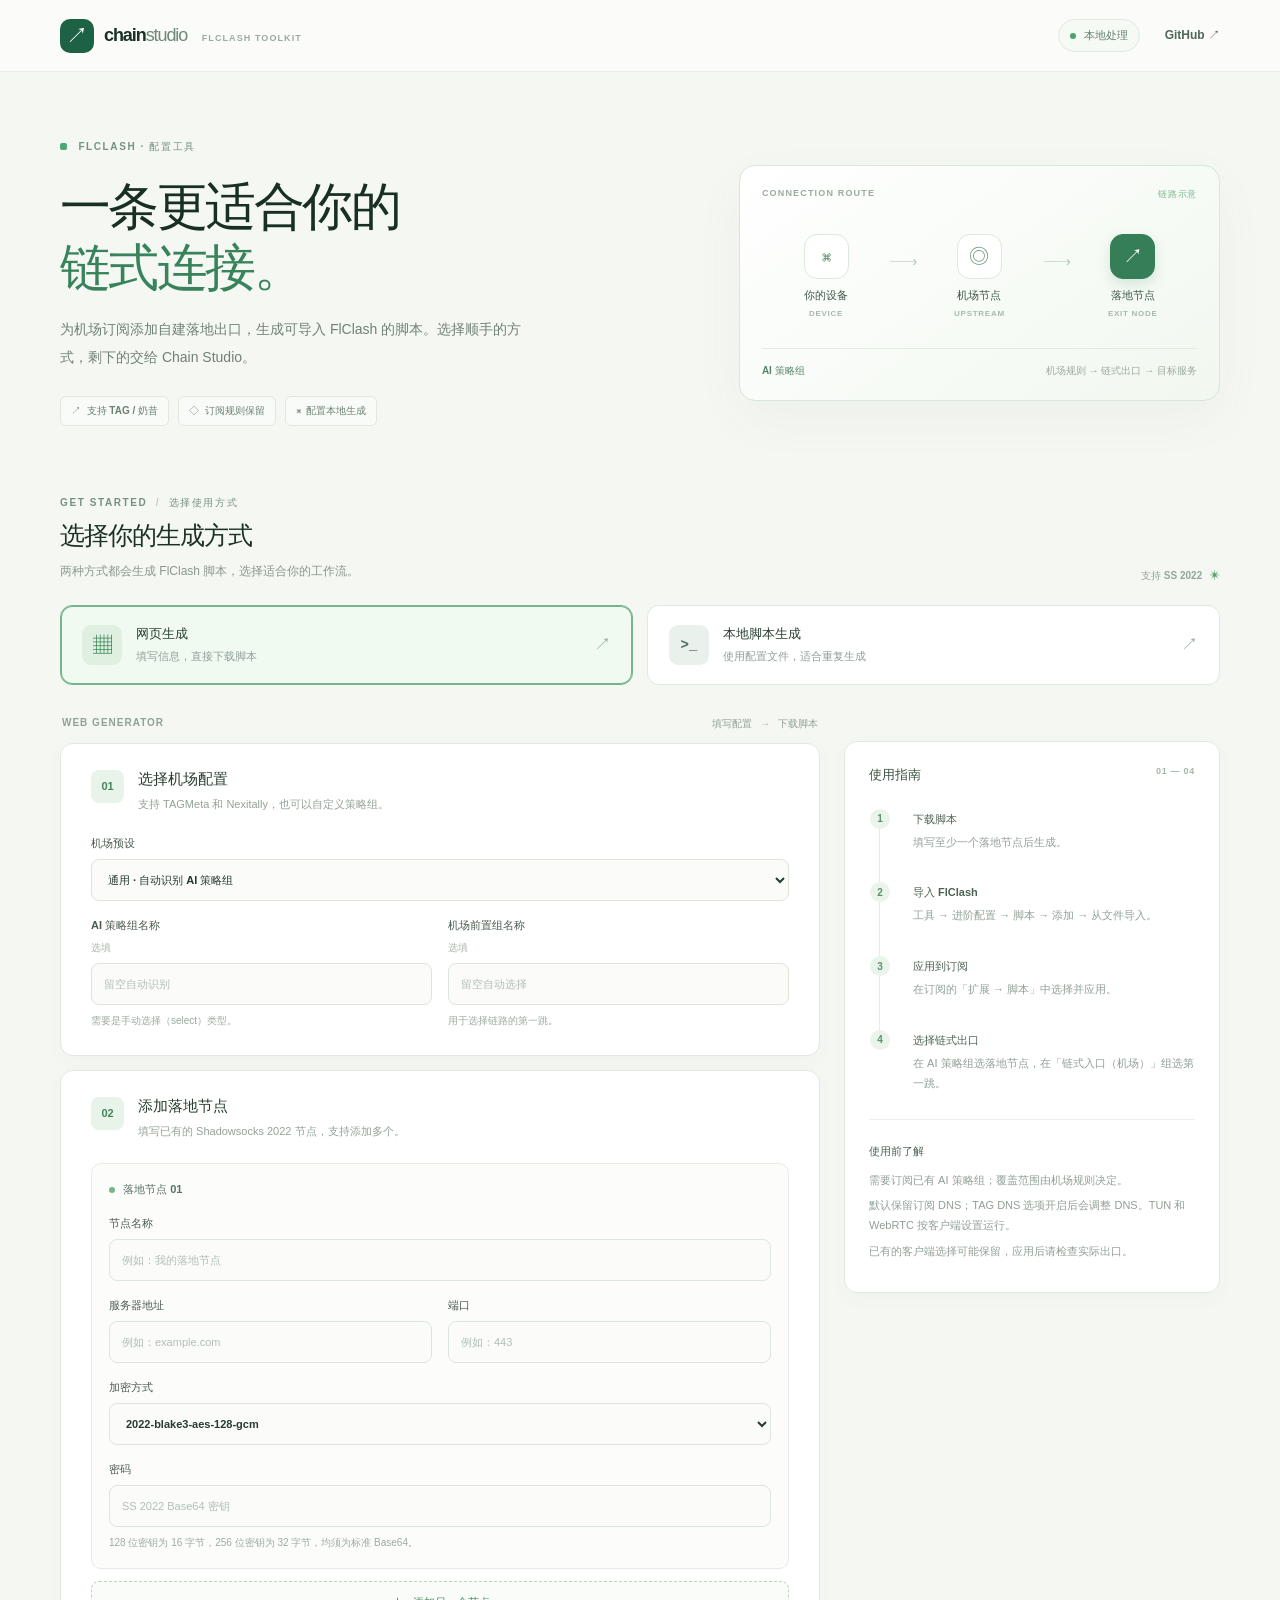
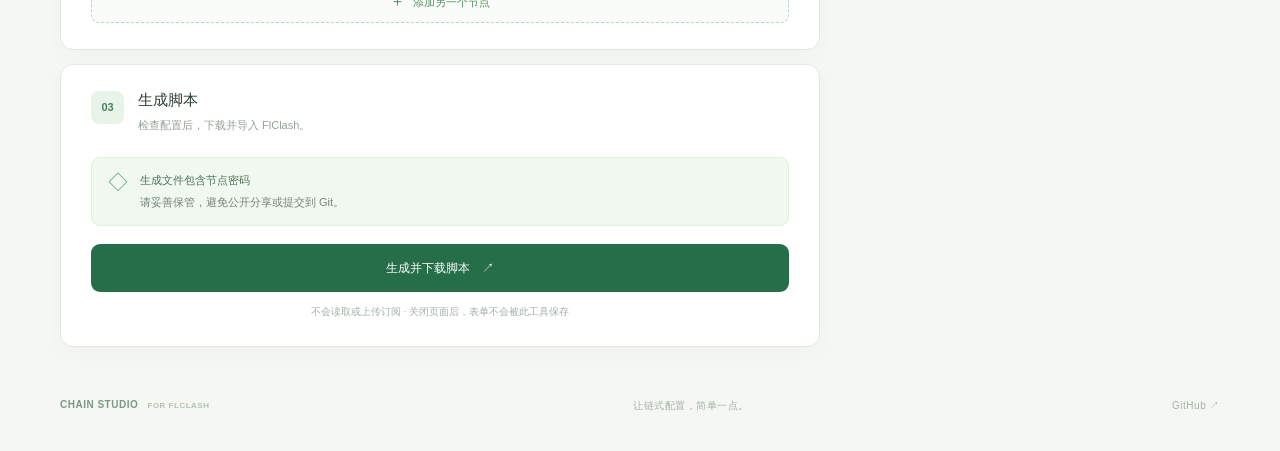
<file: index.html>
<!doctype html>
<html lang="zh-CN">
<head>
  <meta charset="utf-8">
  <meta name="viewport" content="width=device-width, initial-scale=1">
  <meta name="referrer" content="no-referrer">
  <meta name="theme-color" content="#f5f7f3">
  <meta http-equiv="Content-Security-Policy" content="default-src 'none'; script-src 'unsafe-inline'; style-src 'unsafe-inline'; base-uri 'none'; form-action 'none'">
  <title>Chain Studio · FlClash 链式配置生成器</title>
  <style>
:root{font-family:Inter,-apple-system,BlinkMacSystemFont,"PingFang SC","Microsoft YaHei",sans-serif;color:#1b3026;background:#f5f7f3;font-synthesis:none}*{box-sizing:border-box}html{scroll-behavior:smooth}body{margin:0}a{color:inherit;text-decoration:none}button,input,select{font:inherit}button:focus-visible,a:focus-visible{outline:3px solid #78c39a;outline-offset:3px}.topbar{height:72px;background:#fbfcf9;border-bottom:1px solid #e6ece5;display:flex;align-items:center;justify-content:space-between;padding:0 max(36px,calc((100vw - 1160px)/2))}.brand{display:flex;align-items:center;gap:10px;font-size:18px;letter-spacing:-.06em;font-weight:800;white-space:nowrap}.brand-light{font-weight:450;color:#6e8978}.brand small{font-size:9px;color:#9bab9f;letter-spacing:.12em;margin-left:11px;font-weight:700}.brand-icon{width:34px;height:34px;display:grid;place-items:center;background:#1d6245;color:#fff;border-radius:10px;font-size:22px;letter-spacing:0}.top-links{display:flex;align-items:center;gap:25px;font-size:12px;color:#52675a;font-weight:650}.top-links a:hover,.docs-link:hover{color:#208254}.privacy-pill{padding:8px 11px;border:1px solid #e0eae0;background:#f6faf5;border-radius:50px;color:#65806e;font-size:11px}.dot{display:inline-block;width:6px;height:6px;background:#4aa46b;border-radius:50%;margin-right:5px}main{max-width:1160px;margin:auto;padding:68px 0 0}.intro{display:grid;grid-template-columns:1.13fr .87fr;align-items:center;gap:54px;margin-bottom:70px}.eyebrow,.section-kicker{font-size:10px;color:#769183;letter-spacing:.16em;font-weight:800}.eyebrow-dot{display:inline-block;width:7px;height:7px;background:#4fa779;border-radius:2px;margin-right:7px}h1{font-size:51px;line-height:1.2;letter-spacing:-.05em;margin:22px 0 18px;color:#182f23}h1 em{font-style:normal;color:#39835c}.intro-copy>p{max-width:480px;font-size:14px;line-height:1.95;color:#718077;margin:0}.intro-tags{display:flex;gap:9px;flex-wrap:wrap;margin-top:25px}.intro-tags span{border:1px solid #e1e9df;background:#f9fbf8;padding:7px 10px;border-radius:6px;font-size:10px;font-weight:650;color:#6b8273}.route-card{border:1px solid #d7e7da;background:linear-gradient(145deg,#fff 0%,#f1f8ef 100%);border-radius:16px;padding:22px;box-shadow:0 18px 50px #3760440c}.route-caption{display:flex;justify-content:space-between;color:#9aaca0;letter-spacing:.13em;font-size:9px;font-weight:800}.route-caption span:last-child{color:#7bb58d;letter-spacing:.07em}.route-flow{display:flex;align-items:center;margin:33px 0 30px}.route-flow>div{flex:1;min-width:0;text-align:center;display:grid;justify-items:center;gap:6px}.route-icon{display:grid;place-items:center;width:45px;height:45px;border:1px solid #dce9dd;background:white;border-radius:13px;font-size:20px;color:#6f9a7c;margin-bottom:3px}.route-focus .route-icon{background:#367e58;color:white;border-color:#367e58;box-shadow:0 5px 13px #367e582b}.route-flow b{font-size:11px;color:#3f5847}.route-flow small{font-size:8px;letter-spacing:.09em;color:#a9b9ac;font-weight:700}.route-flow i{width:25px;height:1px;background:#cfded1;position:relative;flex:none;top:-14px}.route-flow i:after{content:'›';position:absolute;right:-2px;top:-8px;color:#a9c0ad;font:14px sans-serif}.route-bottom{border-top:1px solid #e2ece1;padding-top:15px;display:flex;justify-content:space-between;gap:10px;font-size:10px;color:#9baa9f}.route-bottom span:first-child{color:#56876a;font-weight:700}.workspace{margin-bottom:32px}.workspace-head{display:flex;justify-content:space-between;align-items:end;margin-bottom:22px}.section-kicker span{color:#c0cfc2;margin:0 4px}.workspace-head h2,.cli-intro h2{font-size:25px;letter-spacing:-.04em;margin:9px 0;color:#1d3226}.workspace-head p,.cli-intro p{font-size:12px;color:#89988e;line-height:1.8;margin:0}.support-note{font-size:10px;color:#93a59a;font-weight:700;white-space:nowrap}.support-note span{color:#5aa474;margin-left:5px}.mode-switch{display:grid;grid-template-columns:1fr 1fr;gap:14px}.mode-card{display:flex;align-items:center;text-align:left;gap:14px;padding:19px 21px;border:1px solid #e0e9e0;border-radius:12px;background:#fff;color:#2a3f32;cursor:pointer;transition:border .2s,background .2s,box-shadow .2s}.mode-card:hover{border-color:#9bc8a5}.mode-card.active{border-color:#75b58b;background:#f1faf1;box-shadow:0 0 0 1px #75b58b inset}.mode-icon{display:grid;place-items:center;border-radius:9px;width:40px;height:40px;background:#dff0e1;color:#398557;font-size:19px;font-weight:700;flex:none}.mode-icon.dark{font:700 14px ui-monospace,monospace;color:#4b7160;background:#eaf0eb}.mode-copy{display:grid;gap:6px;flex:1}.mode-copy strong{font-size:13px}.mode-copy small{font-size:11px;color:#91a097}.mode-arrow{color:#91b19b;font-size:17px}.layout,.cli-layout{display:grid;grid-template-columns:minmax(0,760px) 1fr;gap:24px;align-items:start}.panel-label{display:flex;justify-content:space-between;padding:0 2px 12px;font-size:10px;letter-spacing:.1em;color:#90a195;font-weight:750}.panel-label span:last-child{letter-spacing:0;font-weight:500}.panel-label b{padding:0 5px;color:#a3beaa}.card,.guide{background:#fff;border:1px solid #e2e9e1;border-radius:13px;box-shadow:0 5px 20px #36554208}.card{padding:26px 30px;margin-bottom:14px}.section-head{display:flex;gap:14px;align-items:start;margin-bottom:23px}.number{background:#e8f3e9;color:#47845e;border-radius:8px;width:33px;height:33px;display:grid;place-items:center;font-size:11px;font-weight:800;flex:none}.section-head h3{font-size:15px;margin:0 0 6px;color:#293e30}.section-head p{font-size:11px;margin:0;color:#94a298;line-height:1.65}.fields{display:grid;gap:17px}label{display:grid;gap:8px;color:#4c5c52;font-size:11px;font-weight:700}.optional{font-size:10px;color:#a7b4aa;font-weight:400}input,select{font:inherit;color:#263b2f;background:#fbfcfa;border:1px solid #dce6dd;border-radius:8px;height:42px;padding:0 12px;width:100%;outline:none}input:focus,select:focus{border-color:#62a67b;box-shadow:0 0 0 3px #dcefe2}input::placeholder{color:#b1beb4;font-weight:400}label small{font-size:10px;color:#9baaa0;font-weight:400;line-height:1.6}.two{display:grid;grid-template-columns:1fr 1fr;gap:16px}.node{border:1px solid #e5ece5;border-radius:10px;background:#fcfdfb;padding:17px;margin-bottom:12px}.node-head{display:flex;justify-content:space-between;align-items:center;font-size:11px;font-weight:700;color:#587264;margin-bottom:18px}.node-head i{display:inline-block;width:6px;height:6px;border-radius:50%;background:#75b788;margin-right:5px}.remove{border:0;background:none;color:#a57c74;font:inherit;cursor:pointer}.remove:disabled{visibility:hidden}.add{width:100%;height:42px;border:1px dashed #b8d6c1;border-radius:8px;background:#f9fcf8;color:#538d65;font-size:11px;font-weight:700;cursor:pointer}.add:hover{background:#eef8ef}.add span{font-size:15px;margin-right:4px}.notice{background:#f1f8ef;border:1px solid #e2efe0;border-radius:9px;padding:14px 16px;display:flex;gap:12px;font-size:11px;color:#718576;line-height:1.6}.notice-icon{font-size:20px;line-height:1;color:#5b9c71}.notice div{display:grid;gap:4px}.notice strong{color:#4c7458}.primary{width:100%;border:0;background:#266e49;color:white;border-radius:9px;height:48px;margin-top:18px;font-size:12px;font-weight:750;cursor:pointer}.primary:hover{background:#1d583b}.primary span{margin-left:8px}.footnote{font-size:10px;color:#a1b0a4;text-align:center;margin:12px 0 0;line-height:1.6}.error{margin-top:14px;padding:12px;background:#fff2ef;color:#a74535;border-radius:8px;font-size:12px;line-height:1.5}.guide{padding:24px;position:sticky;top:22px;margin-top:24px}.side-title{font-size:13px;font-weight:800;display:flex;justify-content:space-between;color:#3b5142}.side-title span:last-child{color:#a4b6a9;font-size:9px;letter-spacing:.08em}.steps{list-style:none;counter-reset:steps;padding:0;margin:25px 0}.steps li{counter-increment:steps;position:relative;padding:0 0 24px 33px;border-left:1px solid #e2ede4;margin-left:10px}.steps li:last-child{padding-bottom:0;border-color:transparent}.steps li:before{content:counter(steps);position:absolute;left:-10px;top:0;width:20px;height:20px;display:grid;place-items:center;border-radius:50%;background:#eaf4ea;color:#59936b;font-size:10px;font-weight:700}.steps b,.guide h4,.guide-item b{font-size:11px;color:#4c6252}.steps p,.guide p{font-size:11px;color:#91a097;line-height:1.8;margin:6px 0}.side-divider{height:1px;background:#edf1ed;margin:24px 0}.guide h4{margin:0 0 12px}.dns-option{padding:14px;border:1px solid #e1eee0;border-radius:9px;background:#f8fbf7}.dns-option[hidden],[hidden]{display:none!important}.dns-option label{display:flex;align-items:center;gap:8px}.dns-option input{width:16px;height:16px;accent-color:#266746}.dns-option small{display:block;margin:8px 0 0 24px;font-size:10px;line-height:1.6;color:#809185}.cli-panel{border-top:1px solid #e4ebe3;padding-top:27px}.cli-intro{display:flex;justify-content:space-between;gap:20px;align-items:center;margin-bottom:25px}.cli-intro h2{font-size:27px;line-height:1.3}.cli-intro p{max-width:590px}.cli-badge{display:grid;grid-template-columns:38px auto;column-gap:11px;align-items:center;border:1px solid #dfe9df;background:#fff;padding:14px 20px;border-radius:10px}.cli-badge>span{grid-row:span 2;background:#e5f2e6;color:#46845b;border-radius:8px;width:38px;height:38px;display:grid;place-items:center;font:700 13px ui-monospace,monospace}.cli-badge b{font-size:11px;white-space:nowrap}.cli-badge small{color:#a0afa4;font-size:10px}.cli-guide{margin-top:0}.codebox{border:1px solid #dce7dd;border-radius:9px;background:#f7faf6;overflow:hidden}.codehead{display:flex;justify-content:space-between;align-items:center;padding:10px 14px 0;color:#a0b1a4;font-size:9px;letter-spacing:.1em;font-weight:700}.copy{border:0;background:#e7f2e7;color:#5c8e6b;padding:5px 9px;border-radius:5px;font-size:10px;cursor:pointer;letter-spacing:0}.copy:hover{background:#d9eadb}pre{margin:0;padding:14px;overflow-x:auto;font:11px/1.8 ui-monospace,SFMono-Regular,Menlo,monospace;color:#355b42;white-space:pre}pre code{font:inherit}.cli-detail{font-size:11px;line-height:1.9;color:#829189;margin:15px 0 0}.cli-detail code{font:10px ui-monospace,monospace;color:#4b7859;background:#eff5ee;border-radius:3px;padding:2px 4px}.example{margin-top:12px}.guide-item{display:flex;gap:12px;margin-top:22px}.guide-item>span{color:#75aa83;font-size:10px;font-weight:800}.guide-item p{margin-top:5px}.docs-link{display:inline-block;font-size:11px;font-weight:700;color:#438c5d;margin-top:12px}.copy-status{font-size:11px;color:#438c5d;min-height:18px}footer{padding:38px 0;display:flex;justify-content:space-between;gap:20px;color:#a1b2a5;font-size:10px;letter-spacing:.05em}footer span:first-child{font-weight:800;color:#7e9685}footer small{font-size:8px;margin-left:6px;color:#b2c0b4}@media(max-width:1200px){main{padding-left:28px;padding-right:28px}}@media(max-width:800px){main{padding-top:45px}.intro{grid-template-columns:1fr;gap:28px;margin-bottom:48px}.route-card{max-width:520px}.layout,.cli-layout{grid-template-columns:1fr}.guide{position:static;margin-top:0}.topbar{padding:0 24px}h1{font-size:40px}}@media(max-width:520px){main{padding-left:18px;padding-right:18px}.topbar{height:64px;padding:0 18px}.brand small{display:none}.top-links{gap:12px}.privacy-pill{font-size:10px}.intro{margin-bottom:40px}.intro-tags{gap:6px}.workspace-head{align-items:start}.workspace-head h2{font-size:22px}.support-note{display:none}.mode-switch{grid-template-columns:1fr}.mode-card{padding:15px}.card{padding:22px 18px}.two{grid-template-columns:1fr}.cli-intro{align-items:start;flex-direction:column}.cli-badge{width:100%}.route-flow i{width:18px}footer{flex-wrap:wrap}}

</style>
  <script defer>
document.addEventListener('DOMContentLoaded', () => {
'use strict';

// This function is serialized into the downloaded FlClash script.
function applyOverride(config, options) {
  const upstreamName = '链式入口（机场）';
  const prefix = '链式落地 · ';
  if (!config || !Array.isArray(config.rules)) throw new Error('订阅缺少 rules，无法保留原有分流规则');
  const existing = config.proxies || [];
  const oldNodes = existing.filter(p => p.name?.startsWith(prefix) && p['dialer-proxy'] === upstreamName);
  const allGroups = config['proxy-groups'] || [];
  if (allGroups.some(g => g.name === upstreamName) && !oldNodes.length) {
    throw new Error('订阅已存在同名的链式入口（机场）策略组，请先更改原策略组名称');
  }
  const oldNames = new Set(oldNodes.map(p => p.name));
  const proxies = existing.filter(p => !oldNames.has(p.name));
  const groups = allGroups.filter(g => g.name !== upstreamName);
  const names = new Set(options.nodes.map(n => n.name));
  if (proxies.some(p => names.has(p.name)) || groups.some(g => names.has(g.name))) {
    throw new Error('落地节点名称与订阅中的节点或策略组重复，请在生成器中修改名称');
  }
  const pattern = /chatgpt|openai|claude|anthropic|gemini|人工智能|智能助手|(?:^|[^a-z0-9])ai(?:$|[^a-z0-9])/i;
  const targets = groups.filter(g => options.aiGroup ? g.name === options.aiGroup : pattern.test(g.name));
  if (!targets.length) throw new Error('未找到 AI 策略组，请在生成器中填写准确的 AI 策略组名称');
  if (targets.some(g => g.type !== 'select')) throw new Error('AI 策略组必须是 select 手动选择类型');
  const targetNames = new Set(targets.map(g => g.name));
  const byName = new Map(groups.map(g => [g.name, g]));
  function unsafe(name, seen = new Set()) {
    if (targetNames.has(name) || names.has(name) || oldNames.has(name) || name === upstreamName) return true;
    if (seen.has(name)) return false;
    seen.add(name);
    const group = byName.get(name);
    return !!group && (group['include-all'] === true || group['include-all-proxies'] === true ||
      (group.proxies || []).some(member => unsafe(member, seen)));
  }
  const candidates = options.upstreamGroup ? [options.upstreamGroup] : ['🙂 TAGSS', 'Proxies', 'PROXY', '🚀 节点选择'];
  const preferred = candidates.find(name => byName.has(name) && !unsafe(name));
  if (options.upstreamGroup && !preferred) throw new Error('机场前置组不存在或可能形成代理循环：' + options.upstreamGroup);
  const upstream = preferred || groups.find(g => g.type === 'select' && !unsafe(g.name))?.name;
  const members = [...new Set([...(upstream ? [upstream] : []), ...proxies.map(p => p.name)])];
  const providers = Object.keys(config['proxy-providers'] || {});
  if (!members.length && !providers.length) throw new Error('订阅没有可用的机场节点或前置组');
  config.proxies = [...proxies, ...options.nodes.map(node => ({ ...node, 'dialer-proxy': upstreamName }))];
  config['proxy-groups'] = [
    { name: upstreamName, type: 'select', ...(members.length ? { proxies: members } : {}), ...(providers.length ? { use: providers } : {}) },
    ...groups.map(group => targetNames.has(group.name)
      ? { ...group, proxies: [...options.nodes.map(n => n.name), ...(group.proxies || []).filter(n => !oldNames.has(n) && !names.has(n))] }
      : group),
  ];
  if (options.tagDns) {
    if (!options.upstreamGroup || !byName.has(options.upstreamGroup)) throw new Error('TAG DNS 分流需要存在的前置组');
    const existingDns = config.dns || {};
    const resolvers = existingDns['proxy-server-nameserver'];
    const fixedResolvers = Array.isArray(resolvers) && ['0.0.0.0:7874', '127.0.0.1:7874'].includes(existingDns.listen)
      ? resolvers.flatMap(r => r === 'udp://127.0.0.1:7874' ? ['https://223.5.5.5/dns-query#DIRECT'] : [r])
      : resolvers;
    config.dns = {
      ...existingDns,
      ...(fixedResolvers === undefined ? {} : { 'proxy-server-nameserver': fixedResolvers }),
      enable: true,
      nameserver: ['https://1.1.1.1/dns-query#' + options.upstreamGroup],
      fallback: [],
      'nameserver-policy': { ...(existingDns['nameserver-policy'] || {}), 'geosite:cn': ['https://223.5.5.5/dns-query#DIRECT', 'https://doh.pub/dns-query#DIRECT'] },
    };
  }
  return config;
}

function makeScript(input) {
  const clean = value => String(value || '').trim();
  const aiGroup = clean(input.aiGroup);
  const upstreamGroup = clean(input.upstreamGroup);
  const tagDns = input.tagDns === true;
  if (tagDns && !upstreamGroup) throw new Error('启用 TAG DNS 分流时必须指定机场前置组');
  if (!Array.isArray(input.nodes) || !input.nodes.length) throw new Error('请至少填写一个落地节点');
  const seen = new Set();
  const nodes = input.nodes.map((entry, index) => {
    const label = `第 ${index + 1} 个节点`;
    const name = clean(entry.name);
    const server = clean(entry.server);
    const port = Number(entry.port);
    const cipher = entry.cipher;
    const password = clean(entry.password);
    if (!name || name.length > 80 || /[\r\n\x00-\x1f]/.test(name)) throw new Error(`${label}：请填写有效的节点名称`);
    if (seen.has(name)) throw new Error(`${label}：节点名称重复`);
    seen.add(name);
    if (!server || server.length > 253 || /[\s/@?#\\]/.test(server)) throw new Error(`${label}：请填写有效的服务器地址，不含协议或端口`);
    if (!Number.isInteger(port) || port < 1 || port > 65535) throw new Error(`${label}：端口必须是 1 到 65535 的整数`);
    const bytes = cipher === '2022-blake3-aes-128-gcm' ? 16 : cipher === '2022-blake3-aes-256-gcm' ? 32 : 0;
    if (!bytes) throw new Error(`${label}：不支持的加密方式`);
    try {
      const decoded = atob(password);
      if (decoded.length !== bytes || btoa(decoded) !== password) throw new Error();
    } catch { throw new Error(`${label}：密钥必须是 ${bytes} 字节的标准 Base64`); }
    return { name: '链式落地 · ' + name, type: 'ss', server, port, cipher, password, udp: true };
  });
  const options = JSON.stringify({ aiGroup, upstreamGroup, nodes, tagDns }, null, 2).replace(/\u2028/g, '\\u2028').replace(/\u2029/g, '\\u2029');
  return '// 此文件包含节点凭据，请妥善保管，不要公开分享。\n' +
    'const chainOptions = ' + options + ';\n' +
    'const applyChainOverride = ' + applyOverride.toString() + ';\n' +
    'function main(config) { return applyChainOverride(config, chainOptions); }\n';
}

if (typeof module !== 'undefined' && module.exports) module.exports = { makeScript, applyOverride };
if (typeof document !== 'undefined') {
  const $ = id => document.getElementById(id);
  const nodes = $('nodes');
  function showMode(mode) {
    const web = mode === 'web';
    $('webPanel').hidden = !web;
    $('cliPanel').hidden = web;
    $('webMode').classList.toggle('active', web);
    $('cliMode').classList.toggle('active', !web);
    $('webMode').setAttribute('aria-pressed', String(web));
    $('cliMode').setAttribute('aria-pressed', String(!web));
  }
  $('webMode').addEventListener('click', () => showMode('web'));
  $('cliMode').addEventListener('click', () => showMode('cli'));
  for (const button of document.querySelectorAll('[data-copy]')) {
    button.addEventListener('click', async () => {
      const command = $(button.dataset.copy).textContent;
      try {
        await navigator.clipboard.writeText(command);
        $('copyStatus').textContent = '命令已复制。';
        button.textContent = '已复制';
        setTimeout(() => { button.textContent = '复制'; }, 2000);
      } catch {
        $('copyStatus').textContent = '无法自动复制，请手动选中命令复制。';
      }
    });
  }
  const renderIndices = () => [...nodes.children].forEach((node, i) => {
    node.querySelector('.node-index').textContent = String(i + 1).padStart(2, '0');
    node.querySelector('.remove').disabled = nodes.children.length === 1;
  });
  function addNode() {
    const node = $('nodeTemplate').content.firstElementChild.cloneNode(true);
    node.querySelector('.remove').addEventListener('click', () => { node.remove(); renderIndices(); });
    nodes.append(node);
    renderIndices();
  }
  $('addNode').addEventListener('click', addNode);
  $('preset').addEventListener('change', event => {
    const preset = { tagmeta: ['🧲 海外AI', '🙂 TAGSS'], nexitally: ['AI', 'Proxies'], auto: ['', ''], custom: ['', ''] }[event.target.value];
    $('aiGroup').value = preset[0]; $('upstreamGroup').value = preset[1];
    $('tagDnsOption').hidden = event.target.value !== 'tagmeta';
    if (event.target.value !== 'tagmeta') $('tagDns').checked = false;
  });
  $('generator').addEventListener('submit', event => {
    event.preventDefault();
    $('error').hidden = true;
    const input = { aiGroup: $('aiGroup').value, upstreamGroup: $('upstreamGroup').value, tagDns: $('tagDns').checked,
      nodes: [...nodes.children].map(node => Object.fromEntries([...node.querySelectorAll('[name]')].map(field => [field.name, field.value]))) };
    try {
      const script = makeScript(input);
      const url = URL.createObjectURL(new Blob([script], { type: 'text/javascript;charset=utf-8' }));
      const link = document.createElement('a'); link.href = url; link.download = 'flclash-chain-override.js'; link.click();
      setTimeout(() => URL.revokeObjectURL(url), 60000);
    } catch (error) { $('error').textContent = error.message; $('error').hidden = false; $('error').scrollIntoView({ block: 'nearest' }); }
  });
  addNode();
}

});
</script>
</head>
<body>
<header class="topbar"><a class="brand" href="#top" aria-label="Chain Studio 首页"><span class="brand-icon">↗</span><span>chain<span class="brand-light">studio</span><small> FLCLASH TOOLKIT</small></span></a><div class="top-links"><span class="privacy-pill"><span class="dot"></span> 本地处理</span><a href="https://github.com/unofn/flclash-chain-generator" target="_blank" rel="noreferrer">GitHub <span aria-hidden="true">↗</span></a></div></header>
<main id="top">
  <section class="intro"><div class="intro-copy"><div class="eyebrow"><span class="eyebrow-dot"></span> FLCLASH · 配置工具</div><h1>一条更适合你的<br><em>链式连接。</em></h1><p>为机场订阅添加自建落地出口，生成可导入 FlClash 的脚本。选择顺手的方式，剩下的交给 Chain Studio。</p><div class="intro-tags"><span>↗ &nbsp;支持 TAG / 奶昔</span><span>◇ &nbsp;订阅规则保留</span><span>⌘ &nbsp;配置本地生成</span></div></div><div class="route-card" aria-label="流量链路：设备，经机场，到落地节点，再到目标服务"><div class="route-caption"><span>CONNECTION ROUTE</span><span>链路示意</span></div><div class="route-flow"><div><span class="route-icon">⌘</span><b>你的设备</b><small>DEVICE</small></div><i></i><div><span class="route-icon">◎</span><b>机场节点</b><small>UPSTREAM</small></div><i></i><div class="route-focus"><span class="route-icon">↗</span><b>落地节点</b><small>EXIT NODE</small></div></div><div class="route-bottom"><span>AI 策略组</span><span>机场规则 → 链式出口 → 目标服务</span></div></div></section>
  <section class="workspace" aria-label="生成方式"><div class="workspace-head"><div><div class="section-kicker">GET STARTED <span>/</span> 选择使用方式</div><h2>选择你的生成方式</h2><p>两种方式都会生成 FlClash 脚本，选择适合你的工作流。</p></div><span class="support-note">支持 SS 2022 <span>✳</span></span></div><div class="mode-switch" role="group" aria-label="选择使用方式"><button type="button" class="mode-card active" id="webMode" aria-pressed="true" aria-controls="webPanel"><span class="mode-icon">▦</span><span class="mode-copy"><strong>网页生成</strong><small>填写信息，直接下载脚本</small></span><span class="mode-arrow">↗</span></button><button type="button" class="mode-card" id="cliMode" aria-pressed="false" aria-controls="cliPanel"><span class="mode-icon dark">&gt;_</span><span class="mode-copy"><strong>本地脚本生成</strong><small>使用配置文件，适合重复生成</small></span><span class="mode-arrow">↗</span></button></div></section>
  <div id="webPanel"><div class="layout"><form id="generator" novalidate><div class="panel-label"><span>WEB GENERATOR</span><span>填写配置 <b>→</b> 下载脚本</span></div><section class="card"><div class="section-head"><span class="number">01</span><div><h3>选择机场配置</h3><p>支持 TAGMeta 和 Nexitally，也可以自定义策略组。</p></div></div><div class="fields"><label>机场预设<select id="preset"><option value="auto">通用 · 自动识别 AI 策略组</option><option value="tagmeta">TAGMeta（TAG）</option><option value="nexitally">Nexitally（奶昔）</option><option value="custom">自定义策略组</option></select></label><div class="two"><label>AI 策略组名称 <span class="optional">选填</span><input id="aiGroup" placeholder="留空自动识别" autocomplete="off"><small>需要是手动选择（select）类型。</small></label><label>机场前置组名称 <span class="optional">选填</span><input id="upstreamGroup" placeholder="留空自动选择" autocomplete="off"><small>用于选择链路的第一跳。</small></label></div><div id="tagDnsOption" class="dns-option" hidden><label><input id="tagDns" type="checkbox">启用 TAG DNS 分流及节点 DNS 修正</label><small>国内 DNS 直连，默认境外 DNS 通过机场前置组；可能改变订阅原有 DNS 行为。按需启用。</small></div></div></section>
<section class="card"><div class="section-head"><span class="number">02</span><div><h3>添加落地节点</h3><p>填写已有的 Shadowsocks 2022 节点，支持添加多个。</p></div></div><div id="nodes"></div><button type="button" class="add" id="addNode"><span>＋</span> 添加另一个节点</button></section>
<section class="card last-card"><div class="section-head"><span class="number">03</span><div><h3>生成脚本</h3><p>检查配置后，下载并导入 FlClash。</p></div></div><div class="notice"><span class="notice-icon">◇</span><div><strong>生成文件包含节点密码</strong><span>请妥善保管，避免公开分享或提交到 Git。</span></div></div><div id="error" class="error" role="alert" hidden></div><button class="primary" type="submit">生成并下载脚本 <span>↗</span></button><p class="footnote">不会读取或上传订阅 · 关闭页面后，表单不会被此工具保存</p></section></form>
<aside class="guide"><div class="side-title"><span>使用指南</span><span>01 — 04</span></div><ol class="steps"><li><b>下载脚本</b><p>填写至少一个落地节点后生成。</p></li><li><b>导入 FlClash</b><p>工具 → 进阶配置 → 脚本 → 添加 → 从文件导入。</p></li><li><b>应用到订阅</b><p>在订阅的「扩展 → 脚本」中选择并应用。</p></li><li><b>选择链式出口</b><p>在 AI 策略组选落地节点，在「链式入口（机场）」组选第一跳。</p></li></ol><div class="side-divider"></div><h4>使用前了解</h4><p>需要订阅已有 AI 策略组；覆盖范围由机场规则决定。</p><p>默认保留订阅 DNS；TAG DNS 选项开启后会调整 DNS。TUN 和 WebRTC 按客户端设置运行。</p><p>已有的客户端选择可能保留，应用后请检查实际出口。</p></aside></div></div>
  <section id="cliPanel" class="cli-panel" hidden aria-label="本地脚本生成说明"><div class="cli-intro"><div><span class="section-kicker">LOCAL SCRIPT</span><h2>把配置留在本地，<br>需要时重新生成。</h2><p>通过命令行读取本地配置与节点凭据，输出到指定目录。适合维护固定节点名称或使用软链接的场景。</p></div><div class="cli-badge"><span>&gt;_</span><b>可重复生成</b><small>Node.js · 本地文件</small></div></div><div class="cli-layout"><div><section class="card cli-step"><div class="section-head"><span class="number">01</span><div><h3>获取项目</h3><p>需要已安装 Node.js 18 或更新版本，在终端执行：</p></div></div><div class="codebox"><div class="codehead"><span>TERMINAL</span><button type="button" class="copy" data-copy="cloneCommand">复制</button></div><pre><code id="cloneCommand">git clone https://github.com/unofn/flclash-chain-generator.git
cd flclash-chain-generator</code></pre></div></section><section class="card cli-step"><div class="section-head"><span class="number">02</span><div><h3>准备本地配置与凭据</h3><p>将示例配置复制到仓库外，按需修改节点名称、机场设置和凭据路径。</p></div></div><div class="codebox"><div class="codehead"><span>TERMINAL</span><button type="button" class="copy" data-copy="setupCommand">复制</button></div><pre><code id="setupCommand">mkdir -p "$HOME/.chain-studio"
cp local-config.example.json "$HOME/.chain-studio/local-config.json"</code></pre></div><p class="cli-detail">示例包含两个节点，分别指向同目录的 <code>exit-a.json</code> 和 <code>exit-b.json</code>。请创建对应凭据文件，或修改配置中的 <code>credentials</code> 路径。每个文件需要以下字段：</p><div class="codebox example"><div class="codehead"><span>凭据格式示例 · 请替换为真实信息</span></div><pre><code>{
  "server": "example.invalid",
  "port": 443,
  "cipher": "2022-blake3-aes-128-gcm",
  "password": "AAAAAAAAAAAAAAAAAAAAAA=="
}</code></pre></div><p class="cli-detail">命令行目前支持 SS 2022 的 128 位密钥格式。配置和凭据不要提交到 Git。</p></section><section class="card cli-step"><div class="section-head"><span class="number">03</span><div><h3>生成并使用</h3><p>在项目目录执行，脚本将写入指定输出目录。</p></div></div><div class="codebox"><div class="codehead"><span>TERMINAL</span><button type="button" class="copy" data-copy="runCommand">复制</button></div><pre><code id="runCommand">node scripts/generate-local.mjs \
  --config "$HOME/.chain-studio/local-config.json" \
  --output-dir "$HOME/.chain-studio/output" --airport all</code></pre></div><p class="cli-detail">输出目录可替换为你的实际目录。再次生成会替换同名文件；如果 FlClash 使用软链接，重新应用订阅后将读取新脚本。</p></section><div id="copyStatus" class="copy-status" role="status" aria-live="polite"></div></div><aside class="guide cli-guide"><div class="side-title"><span>适合哪些情况</span><span>LOCAL</span></div><div class="guide-item"><span>01</span><div><b>需要重复生成</b><p>节点信息更新后，通过本地配置重新生成。</p></div></div><div class="guide-item"><span>02</span><div><b>维护固定文件路径</b><p>输出到指定目录，配合 FlClash 软链接使用。</p></div></div><div class="side-divider"></div><h4>和网页生成的区别</h4><p>网页生成需要手动下载导入；命令行可以保留配置中的节点名称并指定输出目录。两者使用不同的节点命名规则。</p><p>脚本包含节点密码，请仅在可信的本地环境保存和使用。</p><a class="docs-link" href="https://github.com/unofn/flclash-chain-generator#本地命令行生成" target="_blank" rel="noreferrer">查看完整文档 ↗</a></aside></div></section>
<footer><span>CHAIN STUDIO <small>FOR FLCLASH</small></span><span>让链式配置，简单一点。</span><a href="https://github.com/unofn/flclash-chain-generator" target="_blank" rel="noreferrer">GitHub ↗</a></footer>
</main>
<template id="nodeTemplate"><div class="node"><div class="node-head"><span><i></i> 落地节点 <b class="node-index"></b></span><button class="remove" type="button">移除</button></div><div class="fields"><label>节点名称<input name="name" placeholder="例如：我的落地节点" maxlength="80" required autocomplete="off"></label><div class="two"><label>服务器地址<input name="server" placeholder="例如：example.com" required autocomplete="off" spellcheck="false"></label><label>端口<input name="port" type="number" min="1" max="65535" placeholder="例如：443" required></label></div><label>加密方式<select name="cipher"><option value="2022-blake3-aes-128-gcm">2022-blake3-aes-128-gcm</option><option value="2022-blake3-aes-256-gcm">2022-blake3-aes-256-gcm</option></select></label><label>密码<input name="password" type="password" placeholder="SS 2022 Base64 密钥" required autocomplete="new-password" spellcheck="false"><small>128 位密钥为 16 字节，256 位密钥为 32 字节，均须为标准 Base64。</small></label></div></div></template>
</body></html>
</file>
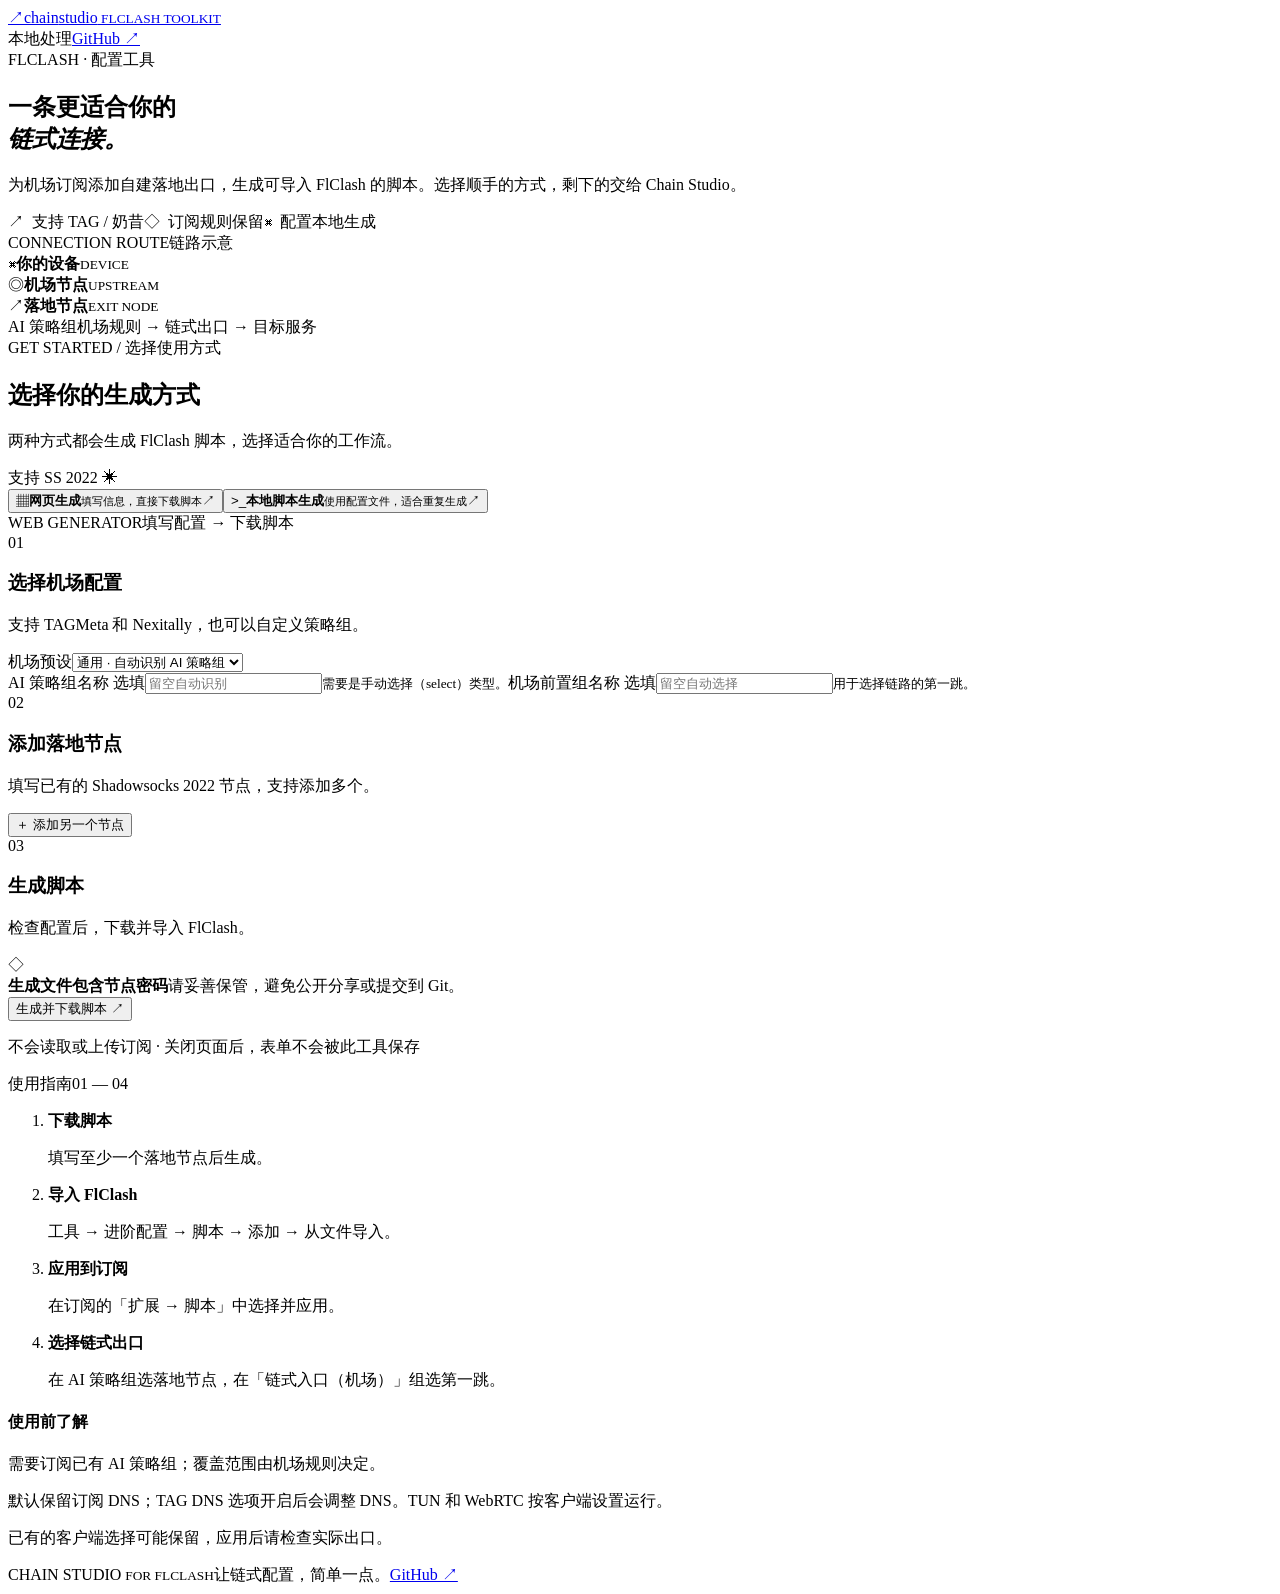
<file: index.template.html>
<!doctype html>
<html lang="zh-CN">
<head>
  <meta charset="utf-8">
  <meta name="viewport" content="width=device-width, initial-scale=1">
  <meta name="referrer" content="no-referrer">
  <meta name="theme-color" content="#f5f7f3">
  <meta http-equiv="Content-Security-Policy" content="default-src 'none'; script-src 'unsafe-inline'; style-src 'unsafe-inline'; base-uri 'none'; form-action 'none'">
  <title>Chain Studio · FlClash 链式配置生成器</title>
  <style>
__STYLES__
</style>
  <script defer>
__SCRIPT__
</script>
</head>
<body>
<header class="topbar"><a class="brand" href="#top" aria-label="Chain Studio 首页"><span class="brand-icon">↗</span><span>chain<span class="brand-light">studio</span><small> FLCLASH TOOLKIT</small></span></a><div class="top-links"><span class="privacy-pill"><span class="dot"></span> 本地处理</span><a href="https://github.com/unofn/flclash-chain-generator" target="_blank" rel="noreferrer">GitHub <span aria-hidden="true">↗</span></a></div></header>
<main id="top">
  <section class="intro"><div class="intro-copy"><div class="eyebrow"><span class="eyebrow-dot"></span> FLCLASH · 配置工具</div><h1>一条更适合你的<br><em>链式连接。</em></h1><p>为机场订阅添加自建落地出口，生成可导入 FlClash 的脚本。选择顺手的方式，剩下的交给 Chain Studio。</p><div class="intro-tags"><span>↗ &nbsp;支持 TAG / 奶昔</span><span>◇ &nbsp;订阅规则保留</span><span>⌘ &nbsp;配置本地生成</span></div></div><div class="route-card" aria-label="流量链路：设备，经机场，到落地节点，再到目标服务"><div class="route-caption"><span>CONNECTION ROUTE</span><span>链路示意</span></div><div class="route-flow"><div><span class="route-icon">⌘</span><b>你的设备</b><small>DEVICE</small></div><i></i><div><span class="route-icon">◎</span><b>机场节点</b><small>UPSTREAM</small></div><i></i><div class="route-focus"><span class="route-icon">↗</span><b>落地节点</b><small>EXIT NODE</small></div></div><div class="route-bottom"><span>AI 策略组</span><span>机场规则 → 链式出口 → 目标服务</span></div></div></section>
  <section class="workspace" aria-label="生成方式"><div class="workspace-head"><div><div class="section-kicker">GET STARTED <span>/</span> 选择使用方式</div><h2>选择你的生成方式</h2><p>两种方式都会生成 FlClash 脚本，选择适合你的工作流。</p></div><span class="support-note">支持 SS 2022 <span>✳</span></span></div><div class="mode-switch" role="group" aria-label="选择使用方式"><button type="button" class="mode-card active" id="webMode" aria-pressed="true" aria-controls="webPanel"><span class="mode-icon">▦</span><span class="mode-copy"><strong>网页生成</strong><small>填写信息，直接下载脚本</small></span><span class="mode-arrow">↗</span></button><button type="button" class="mode-card" id="cliMode" aria-pressed="false" aria-controls="cliPanel"><span class="mode-icon dark">&gt;_</span><span class="mode-copy"><strong>本地脚本生成</strong><small>使用配置文件，适合重复生成</small></span><span class="mode-arrow">↗</span></button></div></section>
  <div id="webPanel"><div class="layout"><form id="generator" novalidate><div class="panel-label"><span>WEB GENERATOR</span><span>填写配置 <b>→</b> 下载脚本</span></div><section class="card"><div class="section-head"><span class="number">01</span><div><h3>选择机场配置</h3><p>支持 TAGMeta 和 Nexitally，也可以自定义策略组。</p></div></div><div class="fields"><label>机场预设<select id="preset"><option value="auto">通用 · 自动识别 AI 策略组</option><option value="tagmeta">TAGMeta（TAG）</option><option value="nexitally">Nexitally（奶昔）</option><option value="custom">自定义策略组</option></select></label><div class="two"><label>AI 策略组名称 <span class="optional">选填</span><input id="aiGroup" placeholder="留空自动识别" autocomplete="off"><small>需要是手动选择（select）类型。</small></label><label>机场前置组名称 <span class="optional">选填</span><input id="upstreamGroup" placeholder="留空自动选择" autocomplete="off"><small>用于选择链路的第一跳。</small></label></div><div id="tagDnsOption" class="dns-option" hidden><label><input id="tagDns" type="checkbox">启用 TAG DNS 分流及节点 DNS 修正</label><small>国内 DNS 直连，默认境外 DNS 通过机场前置组；可能改变订阅原有 DNS 行为。按需启用。</small></div></div></section>
<section class="card"><div class="section-head"><span class="number">02</span><div><h3>添加落地节点</h3><p>填写已有的 Shadowsocks 2022 节点，支持添加多个。</p></div></div><div id="nodes"></div><button type="button" class="add" id="addNode"><span>＋</span> 添加另一个节点</button></section>
<section class="card last-card"><div class="section-head"><span class="number">03</span><div><h3>生成脚本</h3><p>检查配置后，下载并导入 FlClash。</p></div></div><div class="notice"><span class="notice-icon">◇</span><div><strong>生成文件包含节点密码</strong><span>请妥善保管，避免公开分享或提交到 Git。</span></div></div><div id="error" class="error" role="alert" hidden></div><button class="primary" type="submit">生成并下载脚本 <span>↗</span></button><p class="footnote">不会读取或上传订阅 · 关闭页面后，表单不会被此工具保存</p></section></form>
<aside class="guide"><div class="side-title"><span>使用指南</span><span>01 — 04</span></div><ol class="steps"><li><b>下载脚本</b><p>填写至少一个落地节点后生成。</p></li><li><b>导入 FlClash</b><p>工具 → 进阶配置 → 脚本 → 添加 → 从文件导入。</p></li><li><b>应用到订阅</b><p>在订阅的「扩展 → 脚本」中选择并应用。</p></li><li><b>选择链式出口</b><p>在 AI 策略组选落地节点，在「链式入口（机场）」组选第一跳。</p></li></ol><div class="side-divider"></div><h4>使用前了解</h4><p>需要订阅已有 AI 策略组；覆盖范围由机场规则决定。</p><p>默认保留订阅 DNS；TAG DNS 选项开启后会调整 DNS。TUN 和 WebRTC 按客户端设置运行。</p><p>已有的客户端选择可能保留，应用后请检查实际出口。</p></aside></div></div>
  <section id="cliPanel" class="cli-panel" hidden aria-label="本地脚本生成说明"><div class="cli-intro"><div><span class="section-kicker">LOCAL SCRIPT</span><h2>把配置留在本地，<br>需要时重新生成。</h2><p>通过命令行读取本地配置与节点凭据，输出到指定目录。适合维护固定节点名称或使用软链接的场景。</p></div><div class="cli-badge"><span>&gt;_</span><b>可重复生成</b><small>Node.js · 本地文件</small></div></div><div class="cli-layout"><div><section class="card cli-step"><div class="section-head"><span class="number">01</span><div><h3>获取项目</h3><p>需要已安装 Node.js 18 或更新版本，在终端执行：</p></div></div><div class="codebox"><div class="codehead"><span>TERMINAL</span><button type="button" class="copy" data-copy="cloneCommand">复制</button></div><pre><code id="cloneCommand">git clone https://github.com/unofn/flclash-chain-generator.git
cd flclash-chain-generator</code></pre></div></section><section class="card cli-step"><div class="section-head"><span class="number">02</span><div><h3>准备本地配置与凭据</h3><p>将示例配置复制到仓库外，按需修改节点名称、机场设置和凭据路径。</p></div></div><div class="codebox"><div class="codehead"><span>TERMINAL</span><button type="button" class="copy" data-copy="setupCommand">复制</button></div><pre><code id="setupCommand">mkdir -p "$HOME/.chain-studio"
cp local-config.example.json "$HOME/.chain-studio/local-config.json"</code></pre></div><p class="cli-detail">示例包含两个节点，分别指向同目录的 <code>exit-a.json</code> 和 <code>exit-b.json</code>。请创建对应凭据文件，或修改配置中的 <code>credentials</code> 路径。每个文件需要以下字段：</p><div class="codebox example"><div class="codehead"><span>凭据格式示例 · 请替换为真实信息</span></div><pre><code>{
  "server": "example.invalid",
  "port": 443,
  "cipher": "2022-blake3-aes-128-gcm",
  "password": "AAAAAAAAAAAAAAAAAAAAAA=="
}</code></pre></div><p class="cli-detail">命令行目前支持 SS 2022 的 128 位密钥格式。配置和凭据不要提交到 Git。</p></section><section class="card cli-step"><div class="section-head"><span class="number">03</span><div><h3>生成并使用</h3><p>在项目目录执行，脚本将写入指定输出目录。</p></div></div><div class="codebox"><div class="codehead"><span>TERMINAL</span><button type="button" class="copy" data-copy="runCommand">复制</button></div><pre><code id="runCommand">node scripts/generate-local.mjs \
  --config "$HOME/.chain-studio/local-config.json" \
  --output-dir "$HOME/.chain-studio/output" --airport all</code></pre></div><p class="cli-detail">输出目录可替换为你的实际目录。再次生成会替换同名文件；如果 FlClash 使用软链接，重新应用订阅后将读取新脚本。</p></section><div id="copyStatus" class="copy-status" role="status" aria-live="polite"></div></div><aside class="guide cli-guide"><div class="side-title"><span>适合哪些情况</span><span>LOCAL</span></div><div class="guide-item"><span>01</span><div><b>需要重复生成</b><p>节点信息更新后，通过本地配置重新生成。</p></div></div><div class="guide-item"><span>02</span><div><b>维护固定文件路径</b><p>输出到指定目录，配合 FlClash 软链接使用。</p></div></div><div class="side-divider"></div><h4>和网页生成的区别</h4><p>网页生成需要手动下载导入；命令行可以保留配置中的节点名称并指定输出目录。两者使用不同的节点命名规则。</p><p>脚本包含节点密码，请仅在可信的本地环境保存和使用。</p><a class="docs-link" href="https://github.com/unofn/flclash-chain-generator#本地命令行生成" target="_blank" rel="noreferrer">查看完整文档 ↗</a></aside></div></section>
<footer><span>CHAIN STUDIO <small>FOR FLCLASH</small></span><span>让链式配置，简单一点。</span><a href="https://github.com/unofn/flclash-chain-generator" target="_blank" rel="noreferrer">GitHub ↗</a></footer>
</main>
<template id="nodeTemplate"><div class="node"><div class="node-head"><span><i></i> 落地节点 <b class="node-index"></b></span><button class="remove" type="button">移除</button></div><div class="fields"><label>节点名称<input name="name" placeholder="例如：我的落地节点" maxlength="80" required autocomplete="off"></label><div class="two"><label>服务器地址<input name="server" placeholder="例如：example.com" required autocomplete="off" spellcheck="false"></label><label>端口<input name="port" type="number" min="1" max="65535" placeholder="例如：443" required></label></div><label>加密方式<select name="cipher"><option value="2022-blake3-aes-128-gcm">2022-blake3-aes-128-gcm</option><option value="2022-blake3-aes-256-gcm">2022-blake3-aes-256-gcm</option></select></label><label>密码<input name="password" type="password" placeholder="SS 2022 Base64 密钥" required autocomplete="new-password" spellcheck="false"><small>128 位密钥为 16 字节，256 位密钥为 32 字节，均须为标准 Base64。</small></label></div></div></template>
</body></html>
</file>
